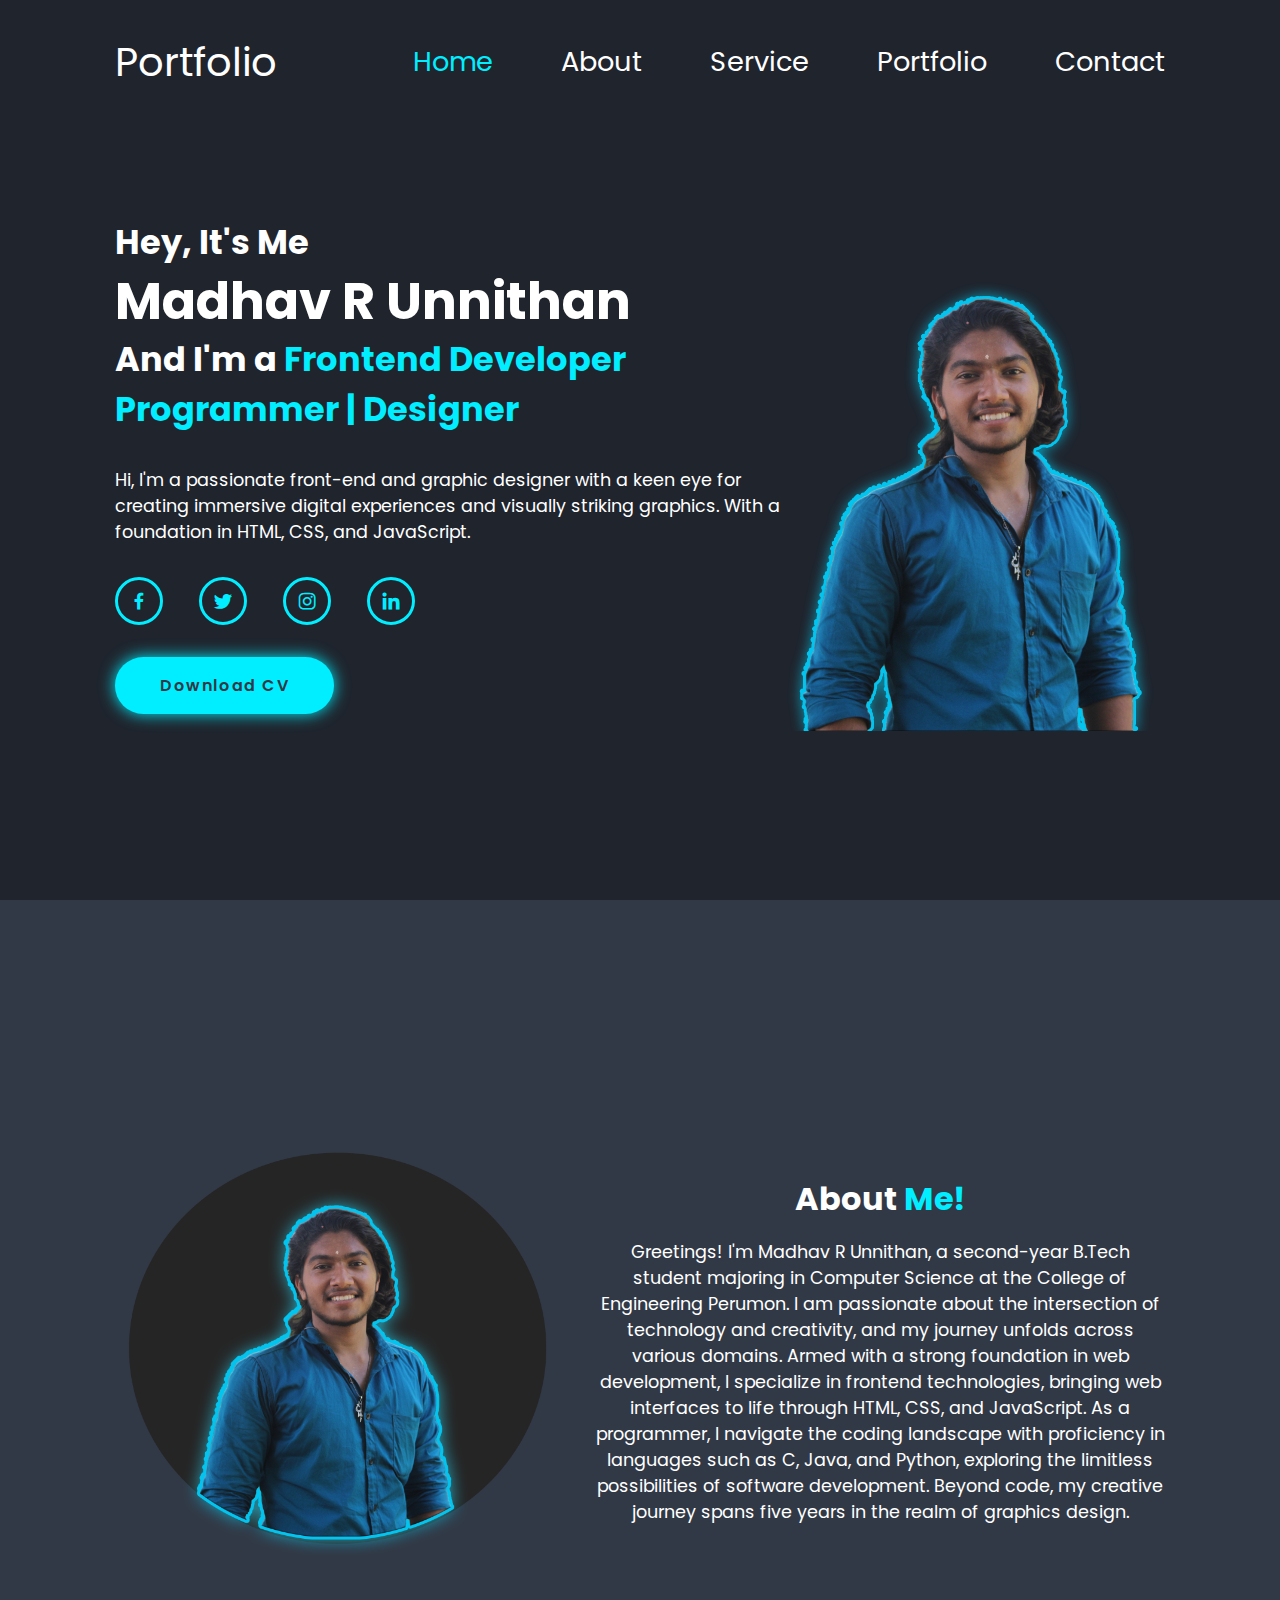
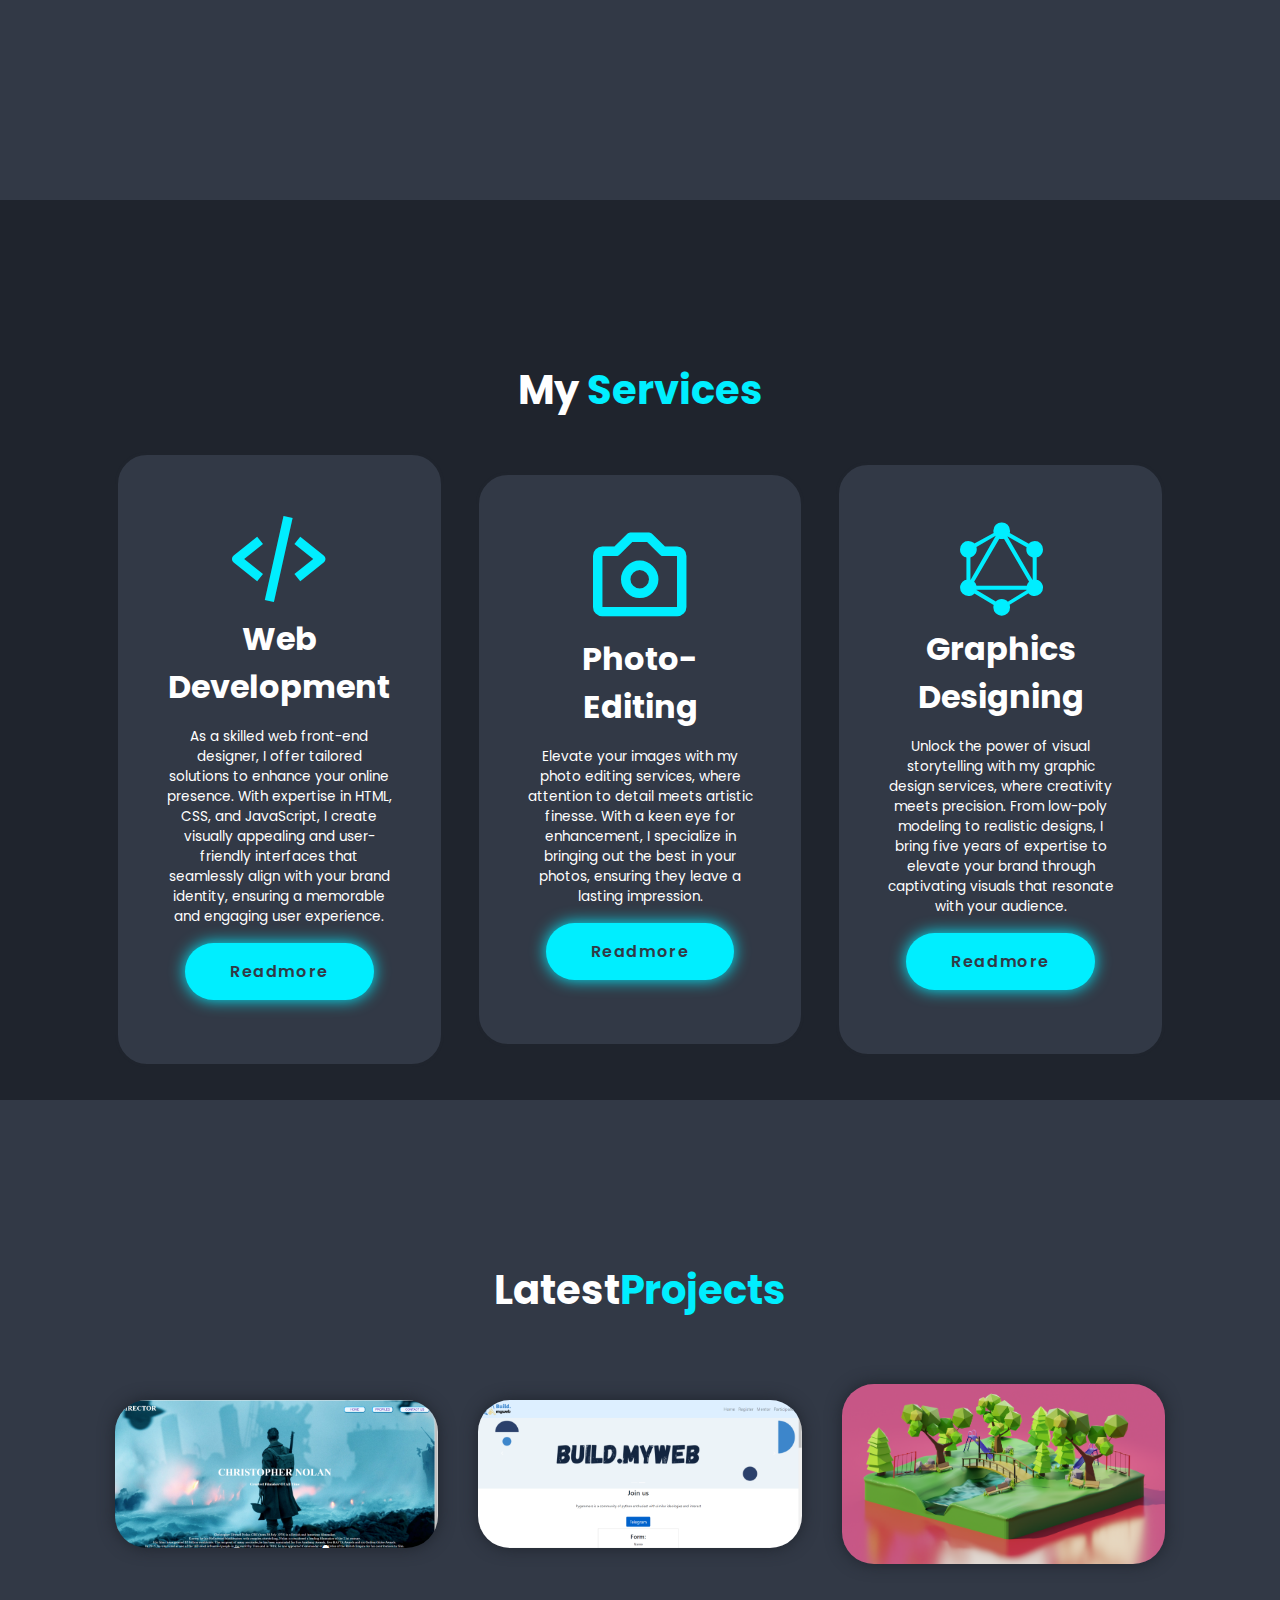
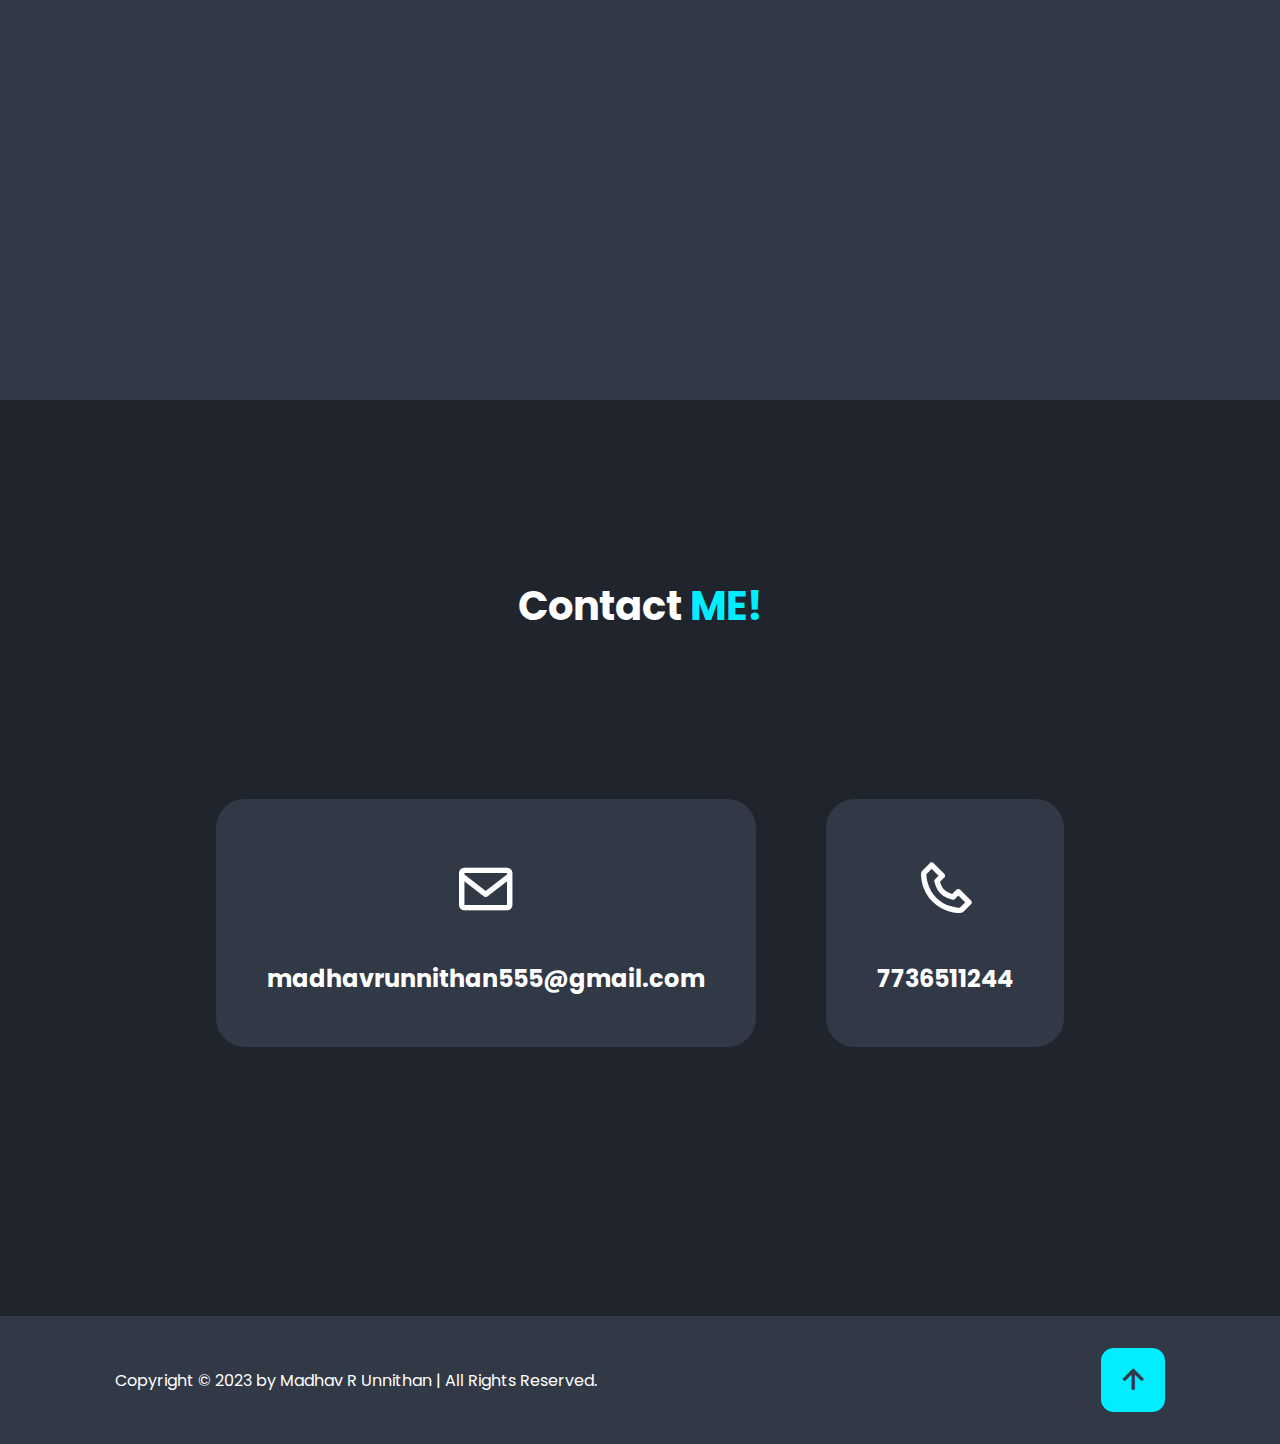
<file: index.html>
<!DOCTYPE html>
<html lang="en">
<head>
    <meta charset="UTF-8">
    <meta name="viewport" content="width=device-width, initial-scale=1.0">
    <title>Portfolio</title>

    <link rel="stylesheet" href="style/Style.css">

    <link href='https://unpkg.com/boxicons@2.1.4/css/boxicons.min.css' rel='stylesheet'>

    <link rel="preconnect" href="https://fonts.googleapis.com">
<link rel="preconnect" href="https://fonts.gstatic.com" crossorigin>
<link href="https://fonts.googleapis.com/css2?family=Poppins&display=swap" rel="stylesheet">


</head>
<body>

    <header class="header">
        <a href="#" class="logo">Portfolio</a>

        <i class='bx bx-menu' id="menu-icon"></i>

        <nav class="navbar">
            <a href="#home" class="active">Home</a>
            <a href="#about" >About</a>
            <a href="#services" >Service</a>
            <a href="#portfolio" >Portfolio</a>
            <a href="#contact" >Contact</a>
        </nav>
    </header>

    <section class="home" id="home">
        <div class="home-content">
            <h3>Hey, It's Me</h3>
            <h1>Madhav R Unnithan</h1>
            <h3>And I'm a <span>Frontend Developer<br>Programmer | Designer</span></h3>
            <p>Hi, I'm a passionate front-end and graphic designer with a keen eye for creating immersive digital experiences and visually striking graphics. 
                With a foundation in HTML, CSS, and JavaScript.</p>
            <div class="social-media">
                <a href="#"><i class='bx bxl-facebook' ></i></a>
                <a href="#"><i class='bx bxl-twitter' ></i></a>
                <a href="#"><i class='bx bxl-instagram' ></i></a>
                <a href="#"><i class='bx bxl-linkedin' ></i></a>
            </div>
            <a href="#" class="btn">Download CV</a>
        </div>

        <div class="home-img">
            <img src="images/stand.png" alt="">
        </div>

    </section>

    <section class="about" id="about">
        <div class="about-img">
            <img src="images/round.png" alt="">
        </div>

        <div class="about-content">
            <h1>About <span>Me!</span></h1>
            <p>Greetings! I'm Madhav R Unnithan, a second-year B.Tech student majoring in Computer Science at the College of Engineering Perumon. 
                I am passionate about the intersection of technology and creativity, and my journey unfolds across various domains.
                Armed with a strong foundation in web development, I specialize in frontend technologies, bringing web interfaces to life through HTML, CSS, and JavaScript. 
                As a programmer, I navigate the coding landscape with proficiency in languages such as C, Java, and Python, exploring the limitless possibilities of software development.
                Beyond code, my creative journey spans five years in the realm of graphics design. 
            </p>
        </div>
    </section>

    <section class="services" id="services">
        <h1>My <span>Services</span></h1>

        <div class="services-container">
        <div class="services-box">
            <i class='bx bx-code-alt' ></i>
            <h3>Web Development</h3>
            <p>As a skilled web front-end designer, I offer tailored solutions to enhance your online presence. 
                With expertise in HTML, CSS, and JavaScript, I create visually appealing and user-friendly interfaces that seamlessly align with your brand identity,
                 ensuring a memorable and engaging user experience.</p>
            <a href="#" class="btn">Readmore</a>
        </div>

        <div class="services-box" id="servicesbox2">
            <i class='bx bx-camera' ></i>
            <h3>Photo-Editing</h3>
            <p>Elevate your images with my photo editing services, where attention to detail meets artistic finesse. 
                With a keen eye for enhancement, I specialize in bringing out the best in your photos, ensuring they leave a lasting impression.</p>
            <a href="#" class="btn">Readmore</a>
        </div>

        <div class="services-box">
            <i class='bx bxl-graphql' ></i>
            <h3>Graphics Designing</h3>
            <p>Unlock the power of visual storytelling with my graphic design services, where creativity meets precision. 
                From low-poly modeling to realistic designs, 
                I bring five years of expertise to elevate your brand through captivating visuals that resonate with your audience.</p>
            <a href="#" class="btn">Readmore</a>
        </div>
        </div>

    </section>
    
    <section class="portfolio" id="portfolio">

        <h2>Latest<span>Projects</span></h2>

        <div class="portfolio-container">

            <div class="portfolio-box">
                <img src="images/image(1).png" alt="">
                <div class="portfolio-layer">
                    <h4>Web Design</h4>
                    <p>A beautiful website showcasing the Worlds renown Film Director Christopher Nolan.</p>
                    <a href="#"><i class='bx bx-link-external'></i></a>
                </div>
            </div>

            <div class="portfolio-box">
                <img src="images/image(2).png" alt="">
                <div class="portfolio-layer">
                    <h4>Web Design</h4>
                    <p>A Website showcasing the Buildmyweb Website.</p>
                    <a href="#"><i class='bx bx-link-external'></i></a>
                </div>
            </div>

            <div class="portfolio-box">
                <img src="images/image(3).png" alt="">
                <div class="portfolio-layer">
                    <h4>Low Poly Models</h4>
                    <p>A Simple but peaceful Park Modelled and Rendered with BLENDER.</p>
                    <a href="#"><i class='bx bx-link-external'></i></a>
                </div>
            </div>
        </div>

    </section>

    <section class="contact" id="contact">

        <h2>Contact <span>ME!</span></h2>

        <div class="contact-container">
            <div class="contact-box">
                <div class="conatct-email">
                    <div class="icon"><i class='bx bx-envelope' ></i></div>
                    
                    <h3>madhavrunnithan555@gmail.com</h3>
                </div>
            </div>

            <div class="contact-box">
                <div class="conatct-phno">
                    <div class="icon"><i class='bx bx-phone' ></i></div>
                    <h3>7736511244</h3>
                </div>
            </div>
        </div>

    </section>

    <footer class="footer">
        <div class="footer-text">
            <p>Copyright &copy; 2023 by Madhav R Unnithan | All Rights Reserved.</p>
        </div>

        <div class="footer-icontop">
            <a href="#home"><i class='bx bx-up-arrow-alt' ></i></a>
        </div>
    </footer>



    <script>
        let menuIcon = document.querySelector('#menu-icon');
        let navbar = document.querySelector('.navbar');

        menuIcon.onclick = () => {
            menuIcon.classList.toggle('bx-x');
            navbar.classList.toggle('active');
        }


        let sections = document.querySelectorAll('section');
        let navLinks =document.querySelectorAll('header nav a');

        window.onscroll = () => {
            sections.forEach(sec => {
                let top = windows.scrollY;
                let offset = sec.offsetTop - 150;
                let height = sec.offsetHeight;
                let id = sec.getAttribute('id');

                if(top >= offset && top <offset + height) {
                    navLinks.forEach(links => {
                        links.classList.remove('active');
                        document.querySelector('header nav a[href*=' + id + ']').classList.add('active');
                    });
                };
            });
        };
        let header = document.querySelector('header');
        header.classList.toggle('sticky', window.scrollY > 100)

        menuIcon.classList.remove('bx-x');
        navbar.classList.remove('active');
    </script>
    
</body>
</html>
</file>
<file: style/Style.css>
@import url('https://fonts.googleapis.com/css2?family=Poppins:wght@400;500&display=swap');


* {
    margin: 0;
    padding: 0;
    box-sizing: border-box;
    text-decoration: none;
    border: none;
    outline: none;
    scroll-behavior: smooth;
    font-family: 'Poppins', sans-serif;
}

:root {
    --bg-color: #1f242d;
    --second-bg-color: #323946;
    --text-color: #fff;
    --main-color: #0ef;


}
html {
    font-size: 62;
    overflow-x: hidden;
}

body {
    background: var(--bg-color);
    color: var(--text-color);
}

section {
    min-height: 100vh;
    padding: 10rem 9% 2rem;
}

.header {
    position: fixed;
    top: 0;
    left: 0;
    width: 100%;
    padding: 2rem 9%;
    background: var(--bg-color);
    display: flex;
    justify-content: space-between;
    align-items: center;
    z-index: 100;
}

.header.sticky {
    border-bottom: .1rem solid rgba(0, 0, 0, .2);
}

.logo {
    font-size: 2.5rem;
    color: var(--text-color);
    font-family: 600;
    cursor: default;
}
.navbar a {
    font-size: 1.7rem;
    color: var(--text-color);
    margin-left: 4rem;
    transition: .3s;
}

.navbar a:hover,
.navbar a.active{
    color: var(--main-color);
}

#menu-icon {
    font-size: 3.6rem;
    color: var(--text-color);
    display: none;
}

.home {
    display: flex;
    /*flex-direction: column;*/
    justify-content: center;
    align-items: center;
    padding-top: 4rem;
}

.home-img img {
    width: 30vw;
}

.home-content h3 {
    font-size: 2.1rem;
    font-weight: 700;
}

.home-content h3:nth-of-type(2) {
    margin-bottom: 2rem;
}
span {
    color: var(--main-color);
}

.home-content h1 {
    font-size: 3.2rem;
    font-weight: 700;
    line-height: 1.3;
}

.home-content p {
    font-size: 1.1rem;
}

.social-media a {
    display: inline-flex;
    justify-content: center;
    align-items: center;
    width: 3rem;
    height: 3rem;
    background: transparent;
    border: .2rem solid var(--main-color);
    border-radius: 50%;
    font-size: 1.4rem;
    color: var(--main-color);
    margin: 2rem 2rem 2rem 0;
    transition: .5s ease;

}

.social-media a:hover {
    background: var(--main-color);
    color: var(--second-bg-color);
    box-shadow: 0 0 1rem var(--main-color);
}

.btn {
    display: inline-block;
    padding: 1rem 2.8rem;
    background: var(--main-color);
    border-radius: 4rem;
    box-shadow: 0 0 1rem var(--main-color);
    font-size: 1rem;
    color: var(--second-bg-color);
    letter-spacing: .1rem;
    font-weight: 600;
    transition: .5s ease;
}

.btn:hover {
    box-shadow: none;
}

.about {
    padding-top: 2rem;
    display: flex;
    justify-content: center;
    align-items: center;
    gap: 2rem;
    background-color: var(--second-bg-color);
}

.about-img img {
    width: 35vw;
}

.about-content p {
    padding-top: 1rem;
    font-size: 1.1rem;
    text-align: center;
}

.about-content h1 {
    text-align: center;
}

.services h1 {
    margin-bottom: 2rem;
    text-align: center;
    font-size: 2.5rem;
}

.services-container {
    display: flex;
    justify-content: center;
    align-items: center;
    flex-wrap: wrap;
    gap: 2rem;
}

.services-container .services-box {
    flex: 1 1 20rem;
    background :var(--second-bg-color);
    padding: 3rem 3rem 4rem;
    border-radius: 2rem;
    text-align: center;
    border: .2rem solid var(--bg-color);
    transition: .5s ease;

}


.services-container .services-box:hover{
    border-color: var(--main-color);
    transform: scale(1.02);
}

.services-box i {
    font-size: 7rem;
    color: var(--main-color);
}

.services-box p{
    font-size: .85rem;
    padding-top: 1rem;
    padding-bottom: 1rem;
}

.services-box h3{
    font-size: 2rem;
}

.portfolio{
    background-color: var(--second-bg-color);
}

.portfolio h2{
    margin-bottom: 4rem;
    text-align: center;
    font-size: 2.5rem;
}

.portfolio-container {
    display: grid;
    grid-template-columns: repeat(3, 1fr);
    align-items: center;
    gap: 2.5rem;
}

.portfolio-container .portfolio-box {
    position: relative;
    border-radius: 2rem;
    box-shadow: 0 0 1rem var(--bg-color);
    overflow: hidden;
    display: flex;
}

.portfolio-box img{
    width: 100%;
    transition: .5s ease;
}

.portfolio-box:hover img{
    transform: scale(1.1);
}

.portfolio-box .portfolio-layer {
    position: absolute;
    bottom: 0;
    left: 0;
    width: 100%;
    height: 100%;
    background : linear-gradient(rgba(0, 0, 0, .1), var(--main-color));
    display: flex;
    justify-content: center;
    align-items: center;
    flex-direction: column;
    text-align: center;
    padding: 0 4rem;
    transform: translateY(100%);
    transition: .5s ease;
}

.portfolio-box:hover .portfolio-layer {
    transform: translateY(0);
}

.portfolio-layer h4{
    font-size: 2rem;
}

.portfolio-layer p{
    font-size: 0.9rem;
    margin: .3rem 0 1rem;
}

.portfolio-layer a {
    display: inline-flex;
    justify-content: center;
    align-items: center;
    width: 3rem;
    height: 3rem;
    background: var(--text-color);
    border-radius: 50%;
}

.portfolio-layer a i {
    font-size: 1.3rem;
    color: var(--second-bg-color);
}

.contact {
    display: flex;
    flex-direction: column;
    align-items: center; 
    margin-top: 1rem;
}

.contact h2{
    font-size: 2.5rem;
    text-align: center;
    margin-bottom: 5rem;
}

.contact-container {
    display: flex;
    justify-content: center;
    padding: 3rem;
    
}

.contact-box {
    padding: 3rem;
    border-radius: 2rem;
    border: .2rem solid var(--bg-color);
    background-color: var(--second-bg-color);
    margin: 2rem;
    transition: .5s ease;
    
}

.contact-box:hover {
    border-color: var(--main-color);
    transform: scale(1.02);
}


.icon {
    font-size: 4rem;
    text-align: center;
}

.contact-box h3{
    font-size: 1.5rem;
    margin-top: 1rem;
    padding: .2rem;
}

.footer {
    display: flex;
    justify-content: space-between;
    align-items: center;
    flex-wrap: wrap;
    padding: 2rem 9%;
    background-color: var(--second-bg-color);
}

.footer-text p {
    font-size: 1rem;
}

.footer-icontop a {
    display: inline-flex;
    justify-content: center;
    align-items: center;
    padding: .8rem;
    background: var(--main-color);
    border-radius: .8rem;
    transition: .5s ease;
}

.footer-icontop a:hover {
    box-shadow: 0 0 1rem var(--main-color);
}

.footer-icontop a i {
    font-size: 2.4rem;
    color: var(--second-bg-color);
}


@media (max-width: 1200px) {
    html {
        font-size: 55%;
    }
}

@media (max-width: 991px) {
    .header {
        font-size: 2rem 3%;
    }

    section {
        padding: 10rem 3% 2rem;
    }

    .footer {
        padding: 2rem 3%;
    }
}

@media (max-width: 768px){
    #menu-icon {
        display: block;
    }

    .navbar {
        position: absolute;
        top: 100%;
        left: 0;
        width: 100%;
        padding: 1rem 3%;
        background: var(--bg-color);
        border-top: .1rem solid rgba(0, 0, 0, .2);
        box-shadow: 0 .5rem 1rem rgba(0, 0, 0, .2);
        display: none;
    }

    .navbar.active{
        display: block;
    }
    .navbar a {
        display: block;
        font-size: 2rem;
        margin: 3rem 0;
    }
}
</file>
